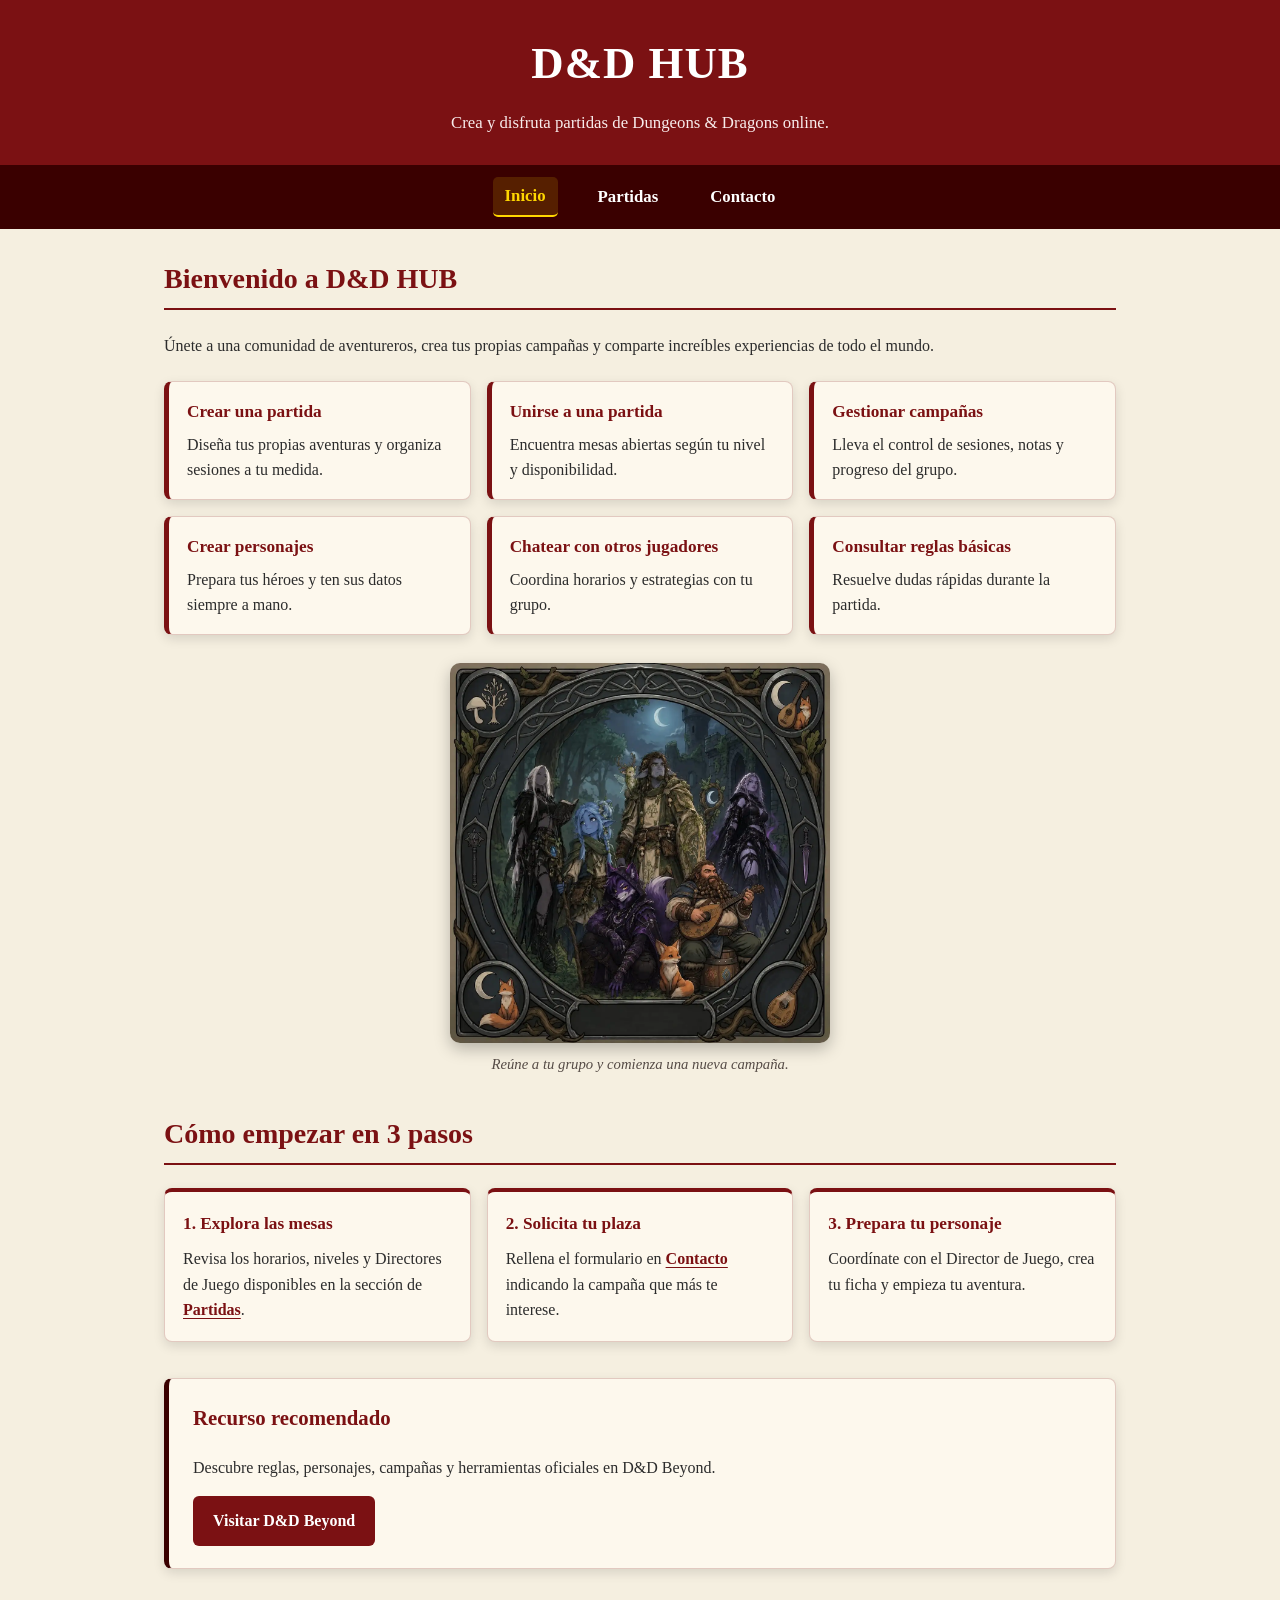
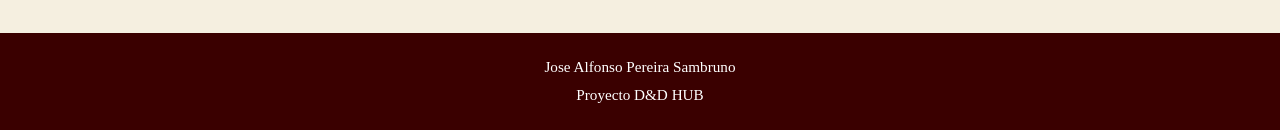
<file: index.html>
<!DOCTYPE html>
<html lang="es">
<head>
    <meta charset="UTF-8">
    <meta name="viewport" content="width=device-width, initial-scale=1.0">
    <link rel="stylesheet" href="css/styles.css">
    <title>D&amp;D HUB - Inicio</title>
</head>
<body id="arriba">
    <header>
        <h1>D&amp;D HUB</h1>
        <p>Crea y disfruta partidas de Dungeons &amp; Dragons online.</p>
    </header>

    <nav aria-label="Navegación principal">
        <a href="index.html" class="activo" aria-current="page">Inicio</a>
        <a href="partidas.html">Partidas</a>
        <a href="contacto.html">Contacto</a>
    </nav>

    <main>
        <section class="intro">
            <h2>Bienvenido a D&amp;D HUB</h2>
            <p>Únete a una comunidad de aventureros, crea tus propias campañas y comparte increíbles experiencias de todo el mundo.</p>

            <ul class="lista-funciones">
                <li>
                    <strong>Crear una partida</strong>
                    <span>Diseña tus propias aventuras y organiza sesiones a tu medida.</span>
                </li>
                <li>
                    <strong>Unirse a una partida</strong>
                    <span>Encuentra mesas abiertas según tu nivel y disponibilidad.</span>
                </li>
                <li>
                    <strong>Gestionar campañas</strong>
                    <span>Lleva el control de sesiones, notas y progreso del grupo.</span>
                </li>
                <li>
                    <strong>Crear personajes</strong>
                    <span>Prepara tus héroes y ten sus datos siempre a mano.</span>
                </li>
                <li>
                    <strong>Chatear con otros jugadores</strong>
                    <span>Coordina horarios y estrategias con tu grupo.</span>
                </li>
                <li>
                    <strong>Consultar reglas básicas</strong>
                    <span>Resuelve dudas rápidas durante la partida.</span>
                </li>
            </ul>

            <figure class="ilustracion-principal">
                <img src="img/imagen1.webp" alt="Grupo de personajes de Dungeons &amp; Dragons en un bosque nocturno" width="400" height="400">
                <figcaption>Reúne a tu grupo y comienza una nueva campaña.</figcaption>
            </figure>
        </section>

        <section class="pasos-inicio">
            <h2>Cómo empezar en 3 pasos</h2>
            <ol class="lista-pasos">
                <li>
                    <strong>1. Explora las mesas</strong>
                    <p>Revisa los horarios, niveles y Directores de Juego disponibles en la sección de <a href="partidas.html">Partidas</a>.</p>
                </li>
                <li>
                    <strong>2. Solicita tu plaza</strong>
                    <p>Rellena el formulario en <a href="contacto.html">Contacto</a> indicando la campaña que más te interese.</p>
                </li>
                <li>
                    <strong>3. Prepara tu personaje</strong>
                    <p>Coordínate con el Director de Juego, crea tu ficha y empieza tu aventura.</p>
                </li>
            </ol>
        </section>

        <section class="recurso-destacado">
            <h3>Recurso recomendado</h3>
            <p>Descubre reglas, personajes, campañas y herramientas oficiales en D&amp;D Beyond.</p>
            <a class="boton-enlace" href="https://www.dndbeyond.com" target="_blank" rel="noopener noreferrer">Visitar D&amp;D Beyond</a>
        </section>
    </main>

    <footer>
        <p>Jose Alfonso Pereira Sambruno</p>
        <p>Proyecto D&amp;D HUB</p>
    </footer>

    <script src="js/app.js"></script>
</body>
</html>
</file>
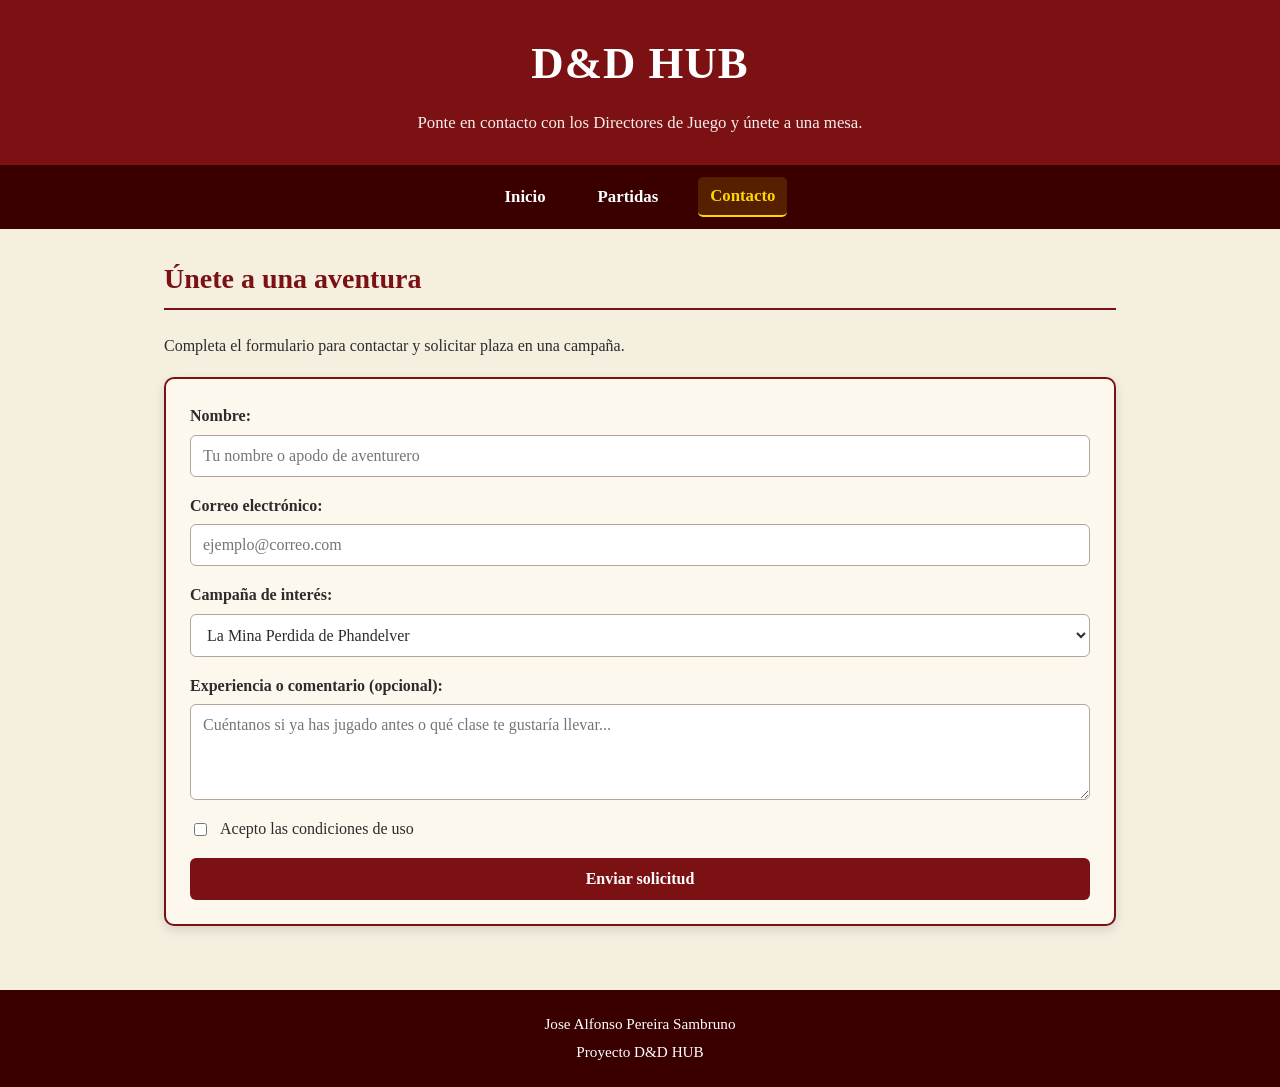
<file: contacto.html>
<!DOCTYPE html>
<html lang="es">
<head>
    <meta charset="UTF-8">
    <meta name="viewport" content="width=device-width, initial-scale=1.0">
    <link rel="stylesheet" href="css/styles.css">
    <title>Contacto - D&amp;D HUB</title>
</head>
<body id="arriba">
    <header>
        <h1>D&amp;D HUB</h1>
        <p>Ponte en contacto con los Directores de Juego y únete a una mesa.</p>
    </header>

    <nav aria-label="Navegación principal">
        <a href="index.html">Inicio</a>
        <a href="partidas.html">Partidas</a>
        <a href="contacto.html" class="activo" aria-current="page">Contacto</a>
    </nav>

    <main>
        <section>
            <h2>Únete a una aventura</h2>
            <p>Completa el formulario para contactar y solicitar plaza en una campaña.</p>

            <form id="form-contacto" action="#" method="post">
                <div class="campo-form">
                    <label for="nombre">Nombre:</label>
                    <input type="text" id="nombre" name="nombre" placeholder="Tu nombre o apodo de aventurero" required>
                </div>

                <div class="campo-form">
                    <label for="email">Correo electrónico:</label>
                    <input type="email" id="email" name="email" placeholder="ejemplo@correo.com" required>
                </div>

                <div class="campo-form">
                    <label for="campania">Campaña de interés:</label>
                    <select id="campania" name="campania">
                        <option value="mina-perdida">La Mina Perdida de Phandelver</option>
                        <option value="curse-of-strahd">Curse of Strahd</option>
                        <option value="dragonlance">Dragonlance</option>
                        <option value="waterdeep">Waterdeep: Dragon Heist</option>
                        <option value="icewind-dale">Icewind Dale</option>
                    </select>
                </div>

                <div class="campo-form">
                    <label for="mensaje">Experiencia o comentario (opcional):</label>
                    <textarea id="mensaje" name="mensaje" rows="4" placeholder="Cuéntanos si ya has jugado antes o qué clase te gustaría llevar..."></textarea>
                </div>

                <label class="checkbox-label">
                    <input type="checkbox" name="acepto" required>
                    Acepto las condiciones de uso
                </label>

                <button type="submit">Enviar solicitud</button>
            </form>

            <div id="confirmacion-contacto" class="confirmacion-contacto" role="status" aria-live="polite" hidden></div>
        </section>

        <section id="seccion-solicitudes" class="historial-solicitudes" hidden>
            <div class="historial-cabecera">
                <h3>Solicitudes recientes</h3>
                <button type="button" id="borrar-solicitudes" class="boton-secundario">Borrar historial</button>
            </div>
            <ul id="lista-solicitudes" class="lista-solicitudes"></ul>
        </section>
    </main>

    <footer>
        <p>Jose Alfonso Pereira Sambruno</p>
        <p>Proyecto D&amp;D HUB</p>
    </footer>

    <script src="js/app.js"></script>
</body>
</html>
</file>
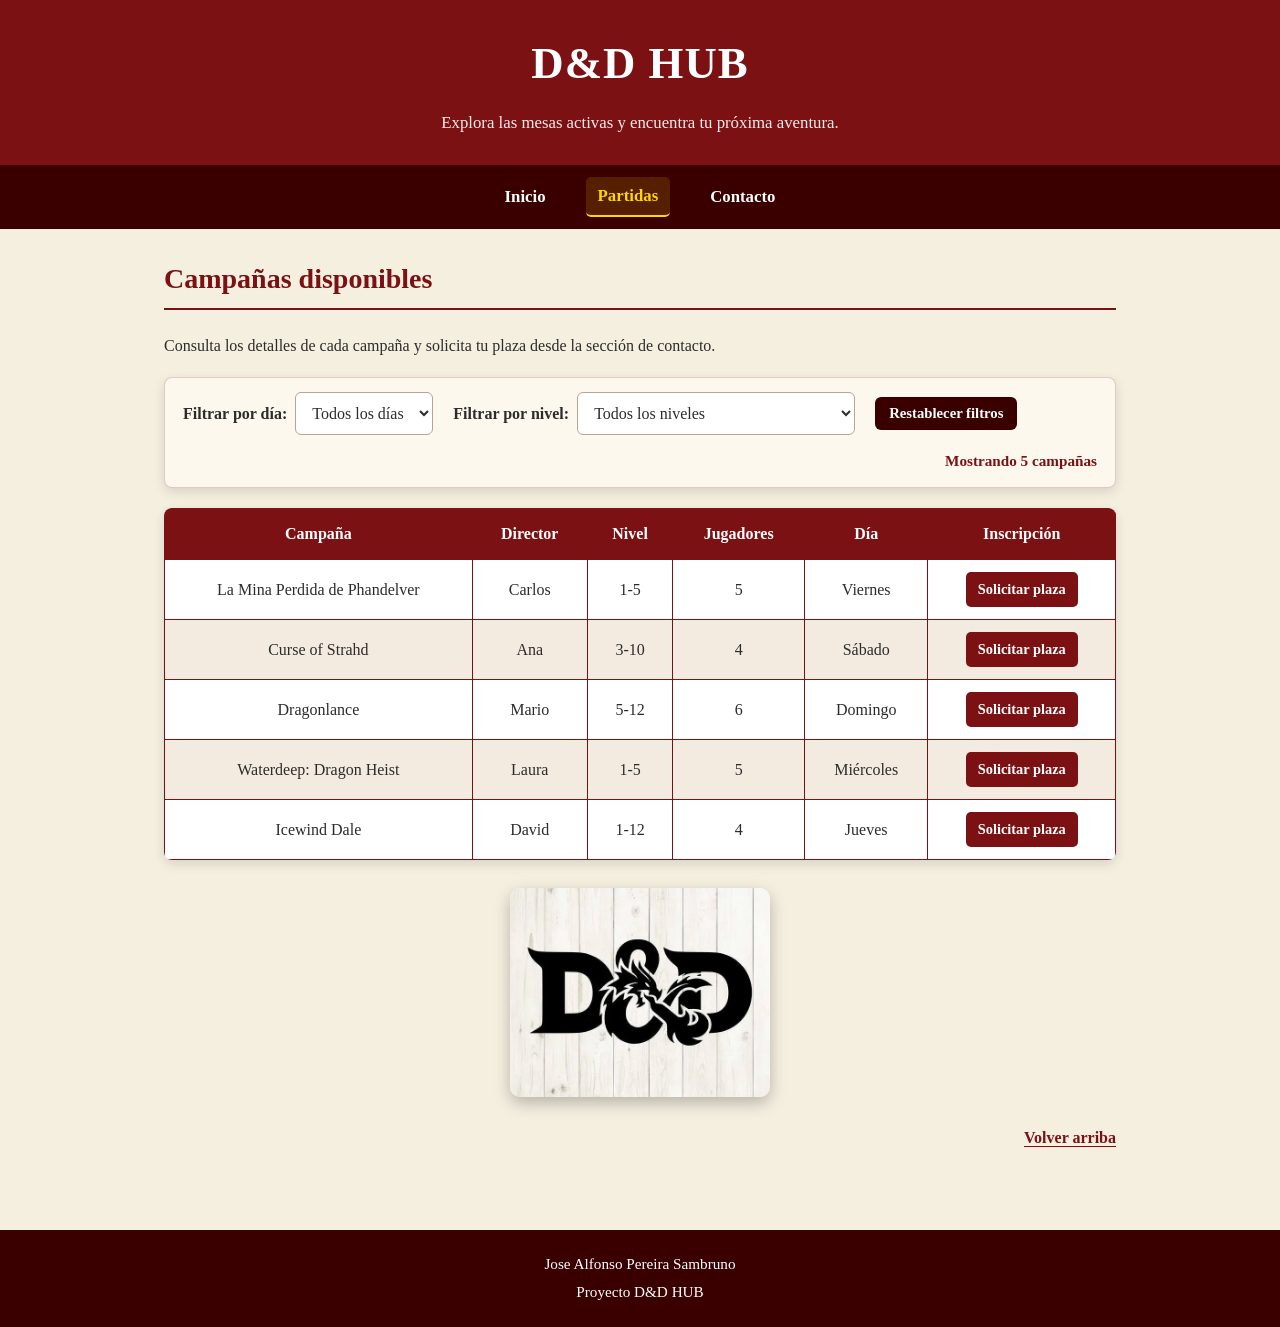
<file: partidas.html>
<!DOCTYPE html>
<html lang="es">
<head>
    <meta charset="UTF-8">
    <meta name="viewport" content="width=device-width, initial-scale=1.0">
    <link rel="stylesheet" href="css/styles.css">
    <title>Partidas - D&amp;D HUB</title>
</head>
<body id="arriba">
    <header>
        <h1>D&amp;D HUB</h1>
        <p>Explora las mesas activas y encuentra tu próxima aventura.</p>
    </header>

    <nav aria-label="Navegación principal">
        <a href="index.html">Inicio</a>
        <a href="partidas.html" class="activo" aria-current="page">Partidas</a>
        <a href="contacto.html">Contacto</a>
    </nav>

    <main>
        <section>
            <h2>Campañas disponibles</h2>
            <p>Consulta los detalles de cada campaña y solicita tu plaza desde la sección de contacto.</p>

            <div class="filtro-partidas">
                <div class="filtro-grupo">
                    <label for="filtro-dia">Filtrar por día:</label>
                    <select id="filtro-dia" name="filtro-dia">
                        <option value="todos">Todos los días</option>
                        <option value="Miércoles">Miércoles</option>
                        <option value="Jueves">Jueves</option>
                        <option value="Viernes">Viernes</option>
                        <option value="Sábado">Sábado</option>
                        <option value="Domingo">Domingo</option>
                    </select>
                </div>

                <div class="filtro-grupo">
                    <label for="filtro-nivel">Filtrar por nivel:</label>
                    <select id="filtro-nivel" name="filtro-nivel">
                        <option value="todos">Todos los niveles</option>
                        <option value="bajo">Nivel inicial (empieza en 1)</option>
                        <option value="intermedio">Nivel medio-alto (empieza en 3 o 5)</option>
                    </select>
                </div>

                <button type="button" id="restablecer-filtros" class="boton-secundario">Restablecer filtros</button>

                <span id="contador-partidas" class="contador-partidas">Mostrando 5 campañas</span>
            </div>

            <div class="table-wrapper">
                <table>
                    <thead>
                        <tr>
                            <th>Campaña</th>
                            <th>Director</th>
                            <th>Nivel</th>
                            <th>Jugadores</th>
                            <th>Día</th>
                            <th>Inscripción</th>
                        </tr>
                    </thead>
                    <tbody>
                        <tr>
                            <td>La Mina Perdida de Phandelver</td>
                            <td>Carlos</td>
                            <td>1-5</td>
                            <td>5</td>
                            <td>Viernes</td>
                            <td><a class="enlace-solicitar" href="contacto.html" data-campania="mina-perdida">Solicitar plaza</a></td>
                        </tr>
                        <tr>
                            <td>Curse of Strahd</td>
                            <td>Ana</td>
                            <td>3-10</td>
                            <td>4</td>
                            <td>Sábado</td>
                            <td><a class="enlace-solicitar" href="contacto.html" data-campania="curse-of-strahd">Solicitar plaza</a></td>
                        </tr>
                        <tr>
                            <td>Dragonlance</td>
                            <td>Mario</td>
                            <td>5-12</td>
                            <td>6</td>
                            <td>Domingo</td>
                            <td><a class="enlace-solicitar" href="contacto.html" data-campania="dragonlance">Solicitar plaza</a></td>
                        </tr>
                        <tr>
                            <td>Waterdeep: Dragon Heist</td>
                            <td>Laura</td>
                            <td>1-5</td>
                            <td>5</td>
                            <td>Miércoles</td>
                            <td><a class="enlace-solicitar" href="contacto.html" data-campania="waterdeep">Solicitar plaza</a></td>
                        </tr>
                        <tr>
                            <td>Icewind Dale</td>
                            <td>David</td>
                            <td>1-12</td>
                            <td>4</td>
                            <td>Jueves</td>
                            <td><a class="enlace-solicitar" href="contacto.html" data-campania="icewind-dale">Solicitar plaza</a></td>
                        </tr>
                    </tbody>
                </table>
            </div>

            <p id="sin-resultados" class="sin-resultados" role="status" aria-live="polite" hidden>
                No hay campañas que coincidan con ese filtro. Prueba a cambiar el día o el nivel, o pulsa en "Restablecer filtros".
            </p>

            <figure class="emblema-dnd">
                <img src="img/imagen2.webp" alt="Emblema de Dungeons &amp; Dragons" width="320">
            </figure>

            <p class="volver-arriba"><a href="#arriba">Volver arriba</a></p>
        </section>
    </main>

    <footer>
        <p>Jose Alfonso Pereira Sambruno</p>
        <p>Proyecto D&amp;D HUB</p>
    </footer>

    <script src="js/app.js"></script>
</body>
</html>
</file>
<file: css/styles.css>
/* ===== VARIABLES DE DISEÑO ===== */

:root {
    --color-primario: #7b1113;
    --color-primario-hover: #a31518;
    --color-oscuro: #3a0000;
    --color-fondo: #f5efe0;
    --color-superficie: #fdf8ed;
    --color-texto: #2c2c2c;
    --color-texto-suave: #554b46;
    --color-acento: #ffd700;
    --color-fila-alterna: #f3ebe0;
    --borde-suave: 1px solid rgba(123, 17, 19, 0.2);
    --sombra-suave: 0 4px 12px rgba(0, 0, 0, 0.12);
    --sombra-imagen: 0 6px 16px rgba(0, 0, 0, 0.25);
    --radio-borde: 8px;
    --transicion: 0.2s ease;
}

/* ===== ESTILO GENERAL ===== */

*,
*::before,
*::after {
    box-sizing: border-box;
}

html {
    scroll-behavior: smooth;
}

body {
    font-family: Georgia, serif;
    background-color: var(--color-fondo);
    color: var(--color-texto);
    line-height: 1.6;
    margin: 0;
    padding: 0;
    min-height: 100vh;
    display: flex;
    flex-direction: column;
}

:focus-visible {
    outline: 3px solid var(--color-acento);
    outline-offset: 2px;
}

/* ===== CABECERA ===== */

header {
    background-color: var(--color-primario);
    color: #ffffff;
    text-align: center;
    padding: 28px 20px;
    box-shadow: var(--sombra-suave);
}

header h1 {
    margin: 0;
    font-size: 2.8em;
    letter-spacing: 1px;
}

header p {
    margin: 10px 0 0;
    font-size: 1.05em;
    color: #f8ecec;
}

/* ===== NAVEGACIÓN ===== */

nav {
    background-color: var(--color-oscuro);
    display: flex;
    justify-content: center;
    align-items: center;
    flex-wrap: wrap;
    gap: 10px 28px;
    padding: 12px 20px;
}

nav a {
    color: #ffffff;
    text-decoration: none;
    font-weight: bold;
    font-size: 1.05em;
    padding: 6px 12px;
    border-radius: 5px;
    transition: color var(--transicion), background-color var(--transicion);
}

nav a:hover {
    color: var(--color-acento);
    background-color: rgba(255, 255, 255, 0.08);
}

nav a.activo {
    color: var(--color-acento);
    background-color: rgba(255, 215, 0, 0.14);
    border-bottom: 2px solid var(--color-acento);
}

/* ===== CONTENIDO PRINCIPAL ===== */

main {
    flex: 1;
    width: 100%;
    max-width: 1000px;
    margin: 0 auto;
    padding: 28px 24px;
}

section + section {
    margin-top: 36px;
}

h2 {
    color: var(--color-primario);
    border-bottom: 2px solid var(--color-primario);
    padding-bottom: 6px;
    margin-top: 0;
    font-size: 1.75em;
}

h3 {
    color: var(--color-primario);
    margin-top: 0;
    font-size: 1.3em;
}

/* ===== TARJETAS DE FUNCIONES Y PASOS ===== */

ul.lista-funciones {
    list-style: none;
    padding: 0;
    margin: 22px 0;
    display: grid;
    grid-template-columns: repeat(auto-fit, minmax(260px, 1fr));
    gap: 16px;
}

ul.lista-funciones li {
    background-color: var(--color-superficie);
    border: var(--borde-suave);
    border-left: 5px solid var(--color-primario);
    border-radius: var(--radio-borde);
    padding: 16px 18px;
    box-shadow: var(--sombra-suave);
    display: flex;
    flex-direction: column;
    gap: 6px;
    transition: transform var(--transicion), box-shadow var(--transicion);
}

ul.lista-funciones li:hover {
    transform: translateY(-2px);
    box-shadow: 0 6px 16px rgba(0, 0, 0, 0.16);
}

ul.lista-funciones li strong {
    color: var(--color-primario);
    font-size: 1.08em;
}

ol.lista-pasos {
    list-style: none;
    padding: 0;
    margin: 20px 0 0;
    display: grid;
    grid-template-columns: repeat(auto-fit, minmax(250px, 1fr));
    gap: 16px;
}

ol.lista-pasos li {
    background-color: var(--color-superficie);
    border: var(--borde-suave);
    border-top: 4px solid var(--color-primario);
    border-radius: var(--radio-borde);
    padding: 18px;
    box-shadow: var(--sombra-suave);
}

ol.lista-pasos li strong {
    display: block;
    color: var(--color-primario);
    font-size: 1.08em;
    margin-bottom: 8px;
}

ol.lista-pasos li p {
    margin: 0;
}

.recurso-destacado {
    background-color: var(--color-superficie);
    border: var(--borde-suave);
    border-left: 5px solid var(--color-oscuro);
    border-radius: var(--radio-borde);
    padding: 22px 24px;
    box-shadow: var(--sombra-suave);
}

.recurso-destacado p {
    margin-top: 0;
    margin-bottom: 16px;
}

/* ===== IMÁGENES ===== */

figure {
    margin: 28px auto;
    text-align: center;
}

img {
    display: block;
    margin: 0 auto;
    border-radius: 10px;
    max-width: 100%;
    height: auto;
    box-shadow: var(--sombra-imagen);
}

.ilustracion-principal img {
    width: 380px;
}

.emblema-dnd img {
    width: 260px;
}

figcaption {
    margin-top: 10px;
    font-size: 0.92em;
    font-style: italic;
    color: var(--color-texto-suave);
}

/* ===== FILTRO DE PARTIDAS ===== */

.filtro-partidas {
    display: flex;
    flex-wrap: wrap;
    align-items: center;
    gap: 14px 20px;
    background-color: var(--color-superficie);
    border: var(--borde-suave);
    border-radius: var(--radio-borde);
    padding: 14px 18px;
    margin-top: 18px;
    box-shadow: var(--sombra-suave);
}

.filtro-grupo {
    display: flex;
    flex-wrap: wrap;
    align-items: center;
    gap: 8px;
}

.contador-partidas {
    margin-left: auto;
    font-size: 0.95em;
    font-weight: bold;
    color: var(--color-primario);
}

.sin-resultados {
    margin-top: 18px;
    padding: 16px 20px;
    background-color: var(--color-superficie);
    border: 1.5px solid var(--color-primario);
    border-left: 5px solid var(--color-primario);
    border-radius: var(--radio-borde);
    color: var(--color-texto);
    font-weight: bold;
}

/* ===== TABLAS ===== */

.table-wrapper {
    width: 100%;
    overflow-x: auto;
    margin-top: 20px;
    border-radius: var(--radio-borde);
    box-shadow: var(--sombra-suave);
}

table {
    width: 100%;
    min-width: 640px;
    border-collapse: collapse;
    background-color: #ffffff;
}

th,
td {
    border: 1.5px solid var(--color-primario);
    padding: 12px 14px;
    text-align: center;
}

th {
    background-color: var(--color-primario);
    color: #ffffff;
    font-weight: bold;
}

tr:nth-child(even) td {
    background-color: var(--color-fila-alterna);
}

tbody tr:hover td {
    background-color: #efe2cf;
}

a.enlace-solicitar {
    display: inline-block;
    background-color: var(--color-primario);
    color: #ffffff;
    text-decoration: none;
    font-size: 0.9em;
    font-weight: bold;
    padding: 6px 12px;
    border-radius: 5px;
    transition: background-color var(--transicion), transform var(--transicion);
}

a.enlace-solicitar:hover {
    background-color: var(--color-primario-hover);
    transform: translateY(-1px);
}

.volver-arriba {
    text-align: right;
    margin-top: 16px;
}

/* ===== FORMULARIOS, CONFIRMACIÓN E HISTORIAL ===== */

form {
    display: flex;
    flex-direction: column;
    gap: 16px;
    background-color: var(--color-superficie);
    padding: 24px;
    border-radius: 10px;
    border: 2px solid var(--color-primario);
    box-shadow: var(--sombra-suave);
    margin-top: 18px;
}

.campo-form {
    display: flex;
    flex-direction: column;
    gap: 6px;
}

label {
    font-weight: bold;
    color: var(--color-texto);
}

.checkbox-label {
    display: flex;
    align-items: center;
    gap: 10px;
    font-weight: normal;
    cursor: pointer;
}

input[type="text"],
input[type="email"],
select,
textarea {
    padding: 11px 12px;
    font-size: 1em;
    font-family: inherit;
    color: var(--color-texto);
    background-color: #ffffff;
    border: 1.5px solid #b8a398;
    border-radius: 6px;
    transition: border-color var(--transicion), box-shadow var(--transicion);
}

input[type="text"]:focus,
input[type="email"]:focus,
select:focus,
textarea:focus {
    border-color: var(--color-primario);
    box-shadow: 0 0 0 3px rgba(123, 17, 19, 0.15);
}

textarea {
    resize: vertical;
}

button,
a.boton-enlace {
    display: inline-block;
    background-color: var(--color-primario);
    color: #ffffff;
    text-decoration: none;
    font-weight: bold;
    border: none;
    padding: 12px 20px;
    font-size: 1em;
    font-family: inherit;
    cursor: pointer;
    border-radius: 6px;
    text-align: center;
    transition: background-color var(--transicion), transform var(--transicion);
}

button:hover,
a.boton-enlace:hover {
    background-color: var(--color-primario-hover);
    transform: translateY(-1px);
}

button.boton-secundario {
    background-color: var(--color-oscuro);
    padding: 8px 14px;
    font-size: 0.92em;
}

button.boton-secundario:hover {
    background-color: #560707;
}

.confirmacion-contacto {
    margin-top: 18px;
    padding: 16px 20px;
    background-color: #eef7ec;
    border: 1.5px solid #2e6f40;
    border-left: 5px solid #2e6f40;
    border-radius: var(--radio-borde);
    color: #1d4628;
    font-weight: bold;
}

.historial-solicitudes {
    background-color: var(--color-superficie);
    border: var(--borde-suave);
    border-radius: var(--radio-borde);
    padding: 20px 22px;
    box-shadow: var(--sombra-suave);
}

.historial-cabecera {
    display: flex;
    flex-wrap: wrap;
    justify-content: space-between;
    align-items: center;
    gap: 12px;
    margin-bottom: 14px;
}

.historial-cabecera h3 {
    margin: 0;
}

ul.lista-solicitudes {
    list-style: none;
    padding: 0;
    margin: 0;
    display: flex;
    flex-direction: column;
    gap: 10px;
}

ul.lista-solicitudes li {
    background-color: #ffffff;
    border: var(--borde-suave);
    border-left: 4px solid var(--color-primario);
    border-radius: 6px;
    padding: 10px 14px;
}

.detalle-solicitud {
    display: block;
    margin-top: 4px;
    font-size: 0.92em;
    font-style: italic;
    color: var(--color-texto-suave);
}

/* ===== ENLACES GENERALES ===== */

main a:not(.boton-enlace):not(.enlace-solicitar) {
    color: var(--color-primario);
    font-weight: bold;
    text-underline-offset: 3px;
}

main a:not(.boton-enlace):not(.enlace-solicitar):hover {
    color: var(--color-primario-hover);
}

/* ===== FOOTER ===== */

footer {
    background-color: var(--color-oscuro);
    color: #ffffff;
    text-align: center;
    padding: 18px 20px;
    margin-top: 36px;
}

footer p {
    margin: 4px 0;
    font-size: 0.95em;
}

/* ===== RESPONSIVE ===== */

@media (max-width: 768px) {
    header h1 {
        font-size: 2.1em;
    }

    main {
        padding: 20px 16px;
    }

    nav {
        flex-direction: column;
        gap: 6px;
        padding: 10px 16px;
    }

    nav a {
        width: 100%;
        text-align: center;
    }

    .ilustracion-principal img {
        width: 100%;
        max-width: 340px;
    }

    .contador-partidas {
        margin-left: 0;
        width: 100%;
    }

    th,
    td {
        padding: 9px 10px;
        font-size: 0.92em;
    }

    form {
        padding: 18px;
    }
}
</file>
